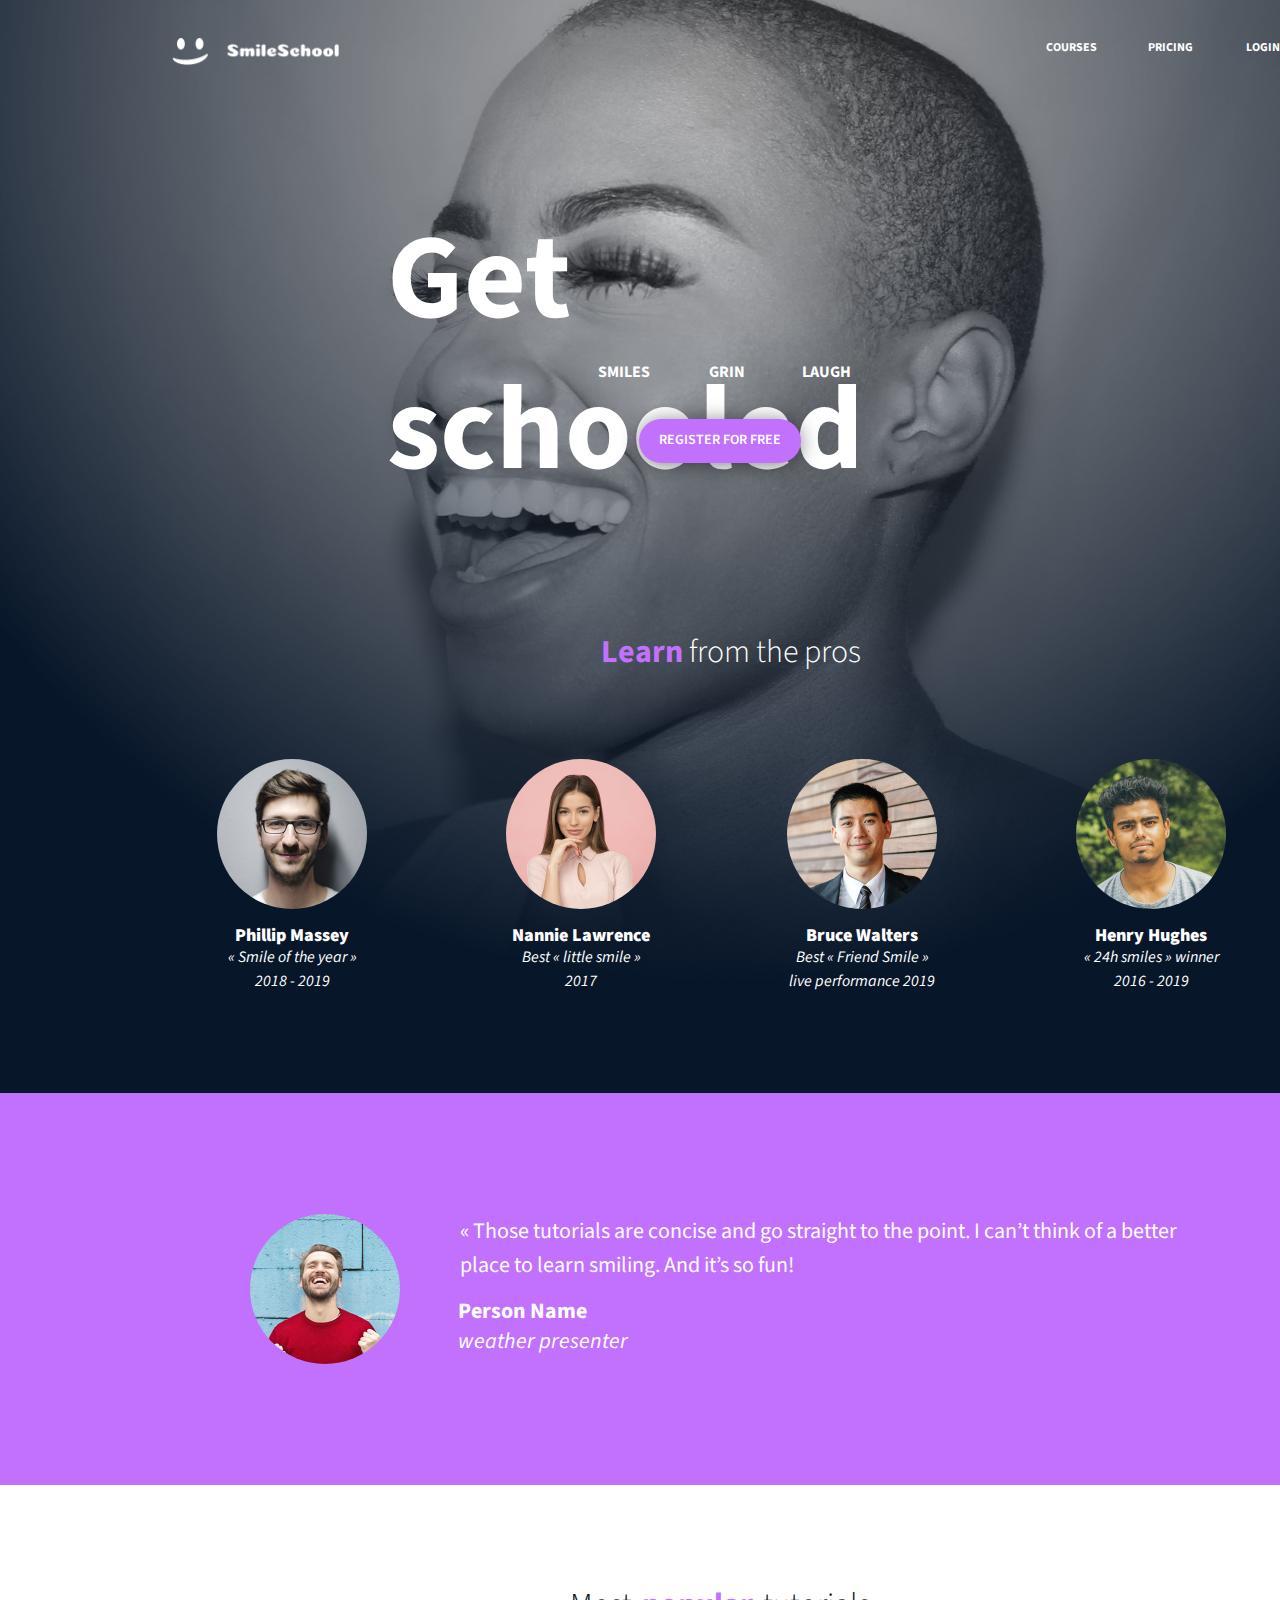
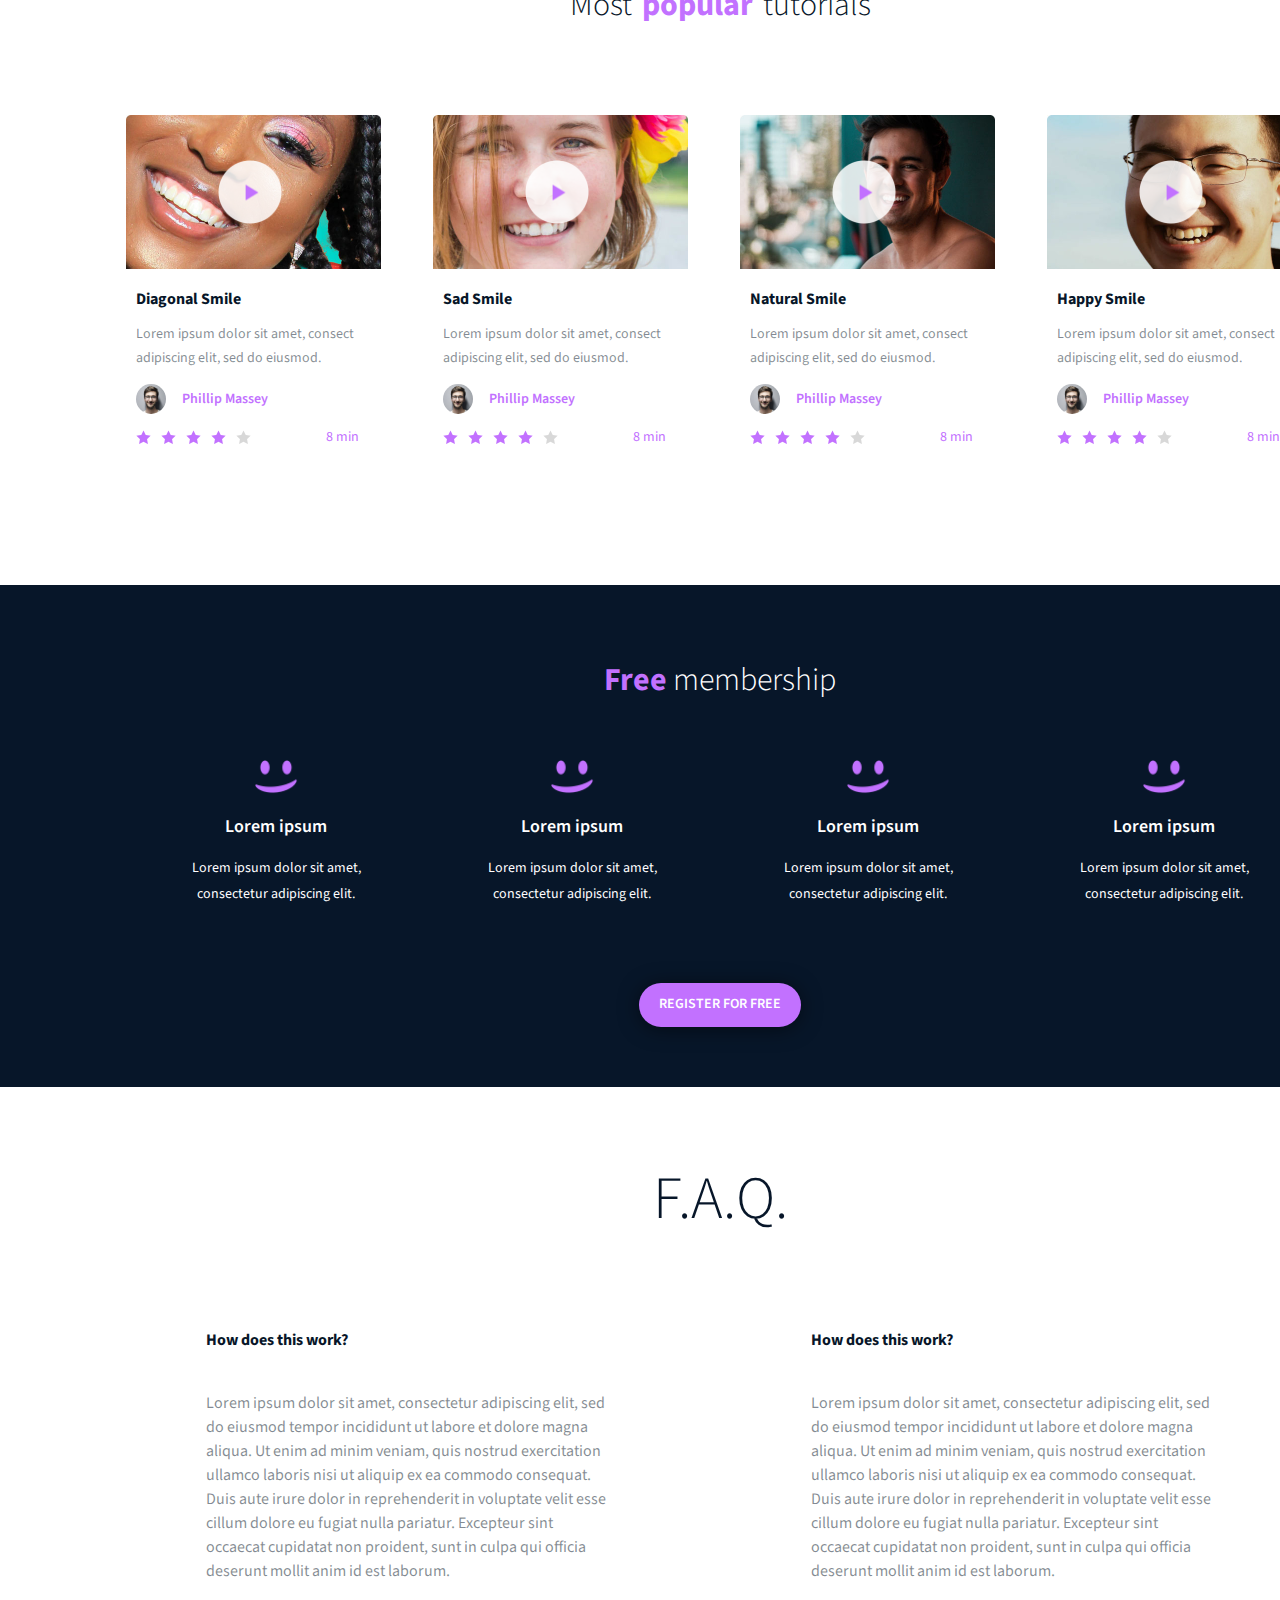
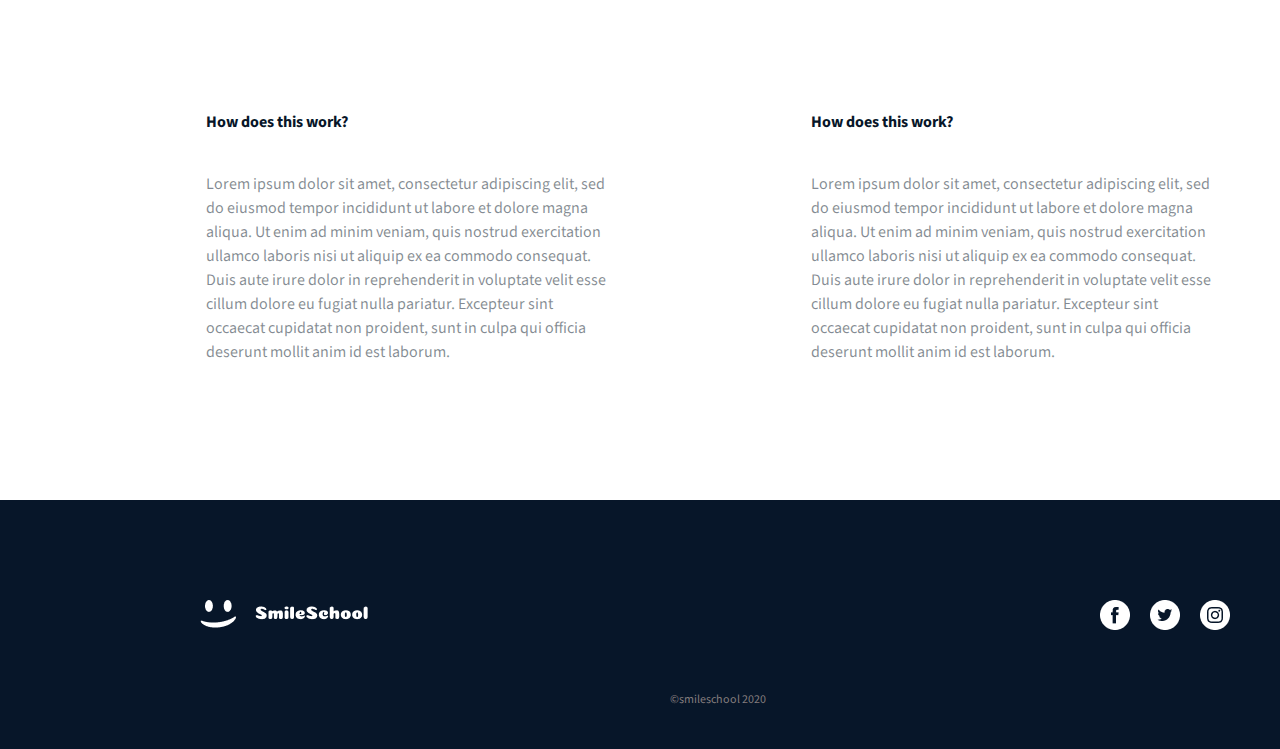
<file: index.html>
<!doctype html>
<html lang="en">
<head>
	<meta charset="utf-8">
	<meta name="viewport" content="width=device-width, initial-scale=1.0">
	<link rel="stylesheet" href="styles.css">
</head>
<body>
	<header class="header">
		<div class="bg">
	<!-- top portion -->
		<div class="header_div">
		<a href="@"><img class="header_logo"src="images/logo.png" alt="logo design"></a>
		<nav class="nav_bar">
			<a class="courses" href="@">COURSES</a>
			<a class="pricing" href="@">PRICING</a>
			<a class="login" href="@">LOGIN</a>
		</nav>
		</div>
	<!-- top portion -->
		<!-- Banner -->
		<section class="banner">
			<!-- block -->
			<div class="register_section">
				<h1 class="get_schooled">Get schooled</h1>
				<p class="smiles">SMILES</p><p class="grin">GRIN</p><p class="laugh">LAUGH</p>
				<button class="button_1">REGISTER FOR FREE</button>
			</div>
			<!-- block containing 4 blocks-->
			<div class="learn_from_pros">
				<h2 class="learn"><span class="Learn">Learn</span> from the pros</h2>
				<div class="profile_container">
					<div class="profile1">
						<img class="profile_images" src="images/profile_1.jpg">
						<h3 class="profile_name">Phillip Massey</h3>
						<p class="awards">« Smile of the year » 2018 - 2019</p>
					</div>
					<div class="profile2">
						<img class="profile_images" src="images/profile_2.jpg">
						<h3 class="profile_name">Nannie Lawrence</h3>
						<p class="awards">Best « little smile » 2017</p>
					</div>
					<div class="profile3">
						<img class="profile_images" src="images/profile_3.jpg">
						<h3 class="profile_name">Bruce Walters</h3>
						<p class="awards">Best « Friend Smile » live performance 2019</p>
					</div>
					<div class="profile4">
						<img class="profile_images" src="images/profile_4.jpg">
						<h3 class="profile_name">Henry Hughes</h3>
						<p class="awards">« 24h smiles » winner 2016 - 2019</p>
					</div>
				</div>
			</div>
		</div>
		</section>
		<!-- end banner -->
	</header>
	<main>
		<!-- Quote Sectionb-->
		<section class="quote_section">
			<div class="quote_div">
				<img class="quote_img" src="images/profile_5.jpg">
				<div class="quote_text">
					<blockquote>« Those tutorials are concise and go straight to the point. I can’t think of a better place to learn smiling. And it’s so fun!</blockquote>
					<p class="person_name">Person Name</p>
					<p class="weather_presenter">weather presenter</p>
				</div>
			</div>
		</section>
		<!-- Video Section -->
		<section class="video_section">
			<h1 class="h1_videos">Most<span class="popular">popular</span> tutorials</h1>
			<!-- div containing 4 divs-->
			<div class="video_div">
				<!-- div 1 -->
				<div class="div_vid">
					<img class="overlay_play" src="images/play.png">
					<img class="smile_imgs" src="images/thumbnail_4.jpg">
					<h2 class="smile_h2">Diagonal Smile</h2>
					<p class="lorem_p">Lorem ipsum dolor sit amet, consect adipiscing elit, sed do eiusmod.</p>
					<div class="pic_name">
						<img class="little_portraits" src="images/profile_1.jpg">
						<h3 class="name_phillip">Phillip Massey</h3>
					</div>
					<div class="ratings">
						<div class="stars_container">
							<img class="stars" src="images/star_on.png">
							<img class="stars" src="images/star_on.png">
							<img class="stars" src="images/star_on.png">
							<img class="stars" src="images/star_on.png">
							<img class="stars" src="images/star_off.png">
						</div>
						<p class="time">8 min</p>
					</div>
				</div>
				<!-- div 2 -->
				<div class="div_vid">
					<img class="overlay_play" src="images/play.png">
					<img class="smile_imgs" src="images/thumbnail_3.jpg">
					<h2 class="smile_h2">Sad Smile</h2>
					<p class="lorem_p">Lorem ipsum dolor sit amet, consect adipiscing elit, sed do eiusmod.</p>
					<div class="ratings">
						<img class="little_portraits" src="images/profile_1.jpg">
						<h3 class="name_phillip">Phillip Massey</h3>
					</div>
					<div class="ratings">
						<div class="stars_container">
							<img class="stars" src="images/star_on.png">
							<img class="stars" src="images/star_on.png">
							<img class="stars" src="images/star_on.png">
							<img class="stars" src="images/star_on.png">
							<img class="stars" src="images/star_off.png">
						</div>
						<p class="time">8 min</p>
					</div>
				</div>
				<!-- div 3 -->
				<div class="div_vid">
					<img class="overlay_play" src="images/play.png">
					<img class="smile_imgs" src="images/thumbnail_1.jpg">
					<h2 class="smile_h2">Natural Smile</h2>
					<p class="lorem_p">Lorem ipsum dolor sit amet, consect adipiscing elit, sed do eiusmod.</p>
					<div class="pic_name">
						<img class="little_portraits" src="images/profile_1.jpg">
						<h3 class="name_phillip">Phillip Massey</h3>
					</div>
					<div class="ratings">
						<div class="stars_container">
							<img class="stars" src="images/star_on.png">
							<img class="stars" src="images/star_on.png">
							<img class="stars" src="images/star_on.png">
							<img class="stars" src="images/star_on.png">
							<img class="stars" src="images/star_off.png">
						</div>
						<p class="time">8 min</p>
					</div>
				</div>
				<!-- div 4 -->
				<div class="div_vid">
					<img class="overlay_play" src="images/play.png">
					<img class="smile_imgs" src="images/thumbnail_2.jpg">
					<h2 class="smile_h2">Happy Smile</h2>
					<p class="lorem_p">Lorem ipsum dolor sit amet, consect adipiscing elit, sed do eiusmod.</p>
					<div class="pic_name">
						<img class="little_portraits" src="images/profile_1.jpg">
						<h3 class="name_phillip">Phillip Massey</h3>
					</div>
					<div class="ratings">
						<div class="stars_container">
							<img class="stars" src="images/star_on.png">
							<img class="stars" src="images/star_on.png">
							<img class="stars" src="images/star_on.png">
							<img class="stars" src="images/star_on.png">
							<img class="stars" src="images/star_off.png">
						</div>
						<p class="time">8 min</p>
					</div>
				</div>
			</div>
		</section>
		<!-- end video section -->
		 <!-- Membership Section -->
		  <section class="members_section">
			<h1 class="h1_members"><span class="free">Free</span> membership</h1>
			<!-- block containg 4 blocks -->
			<div class="members_div_container">
				<!-- block 1 -->
				<div class="members_div">
					<img class="smiley_imgs" src="images/smile_on.png">
					<h2 class="lorem_h2">Lorem ipsum</h2>
					<p class="member_p">Lorem ipsum dolor sit amet, consectetur adipiscing elit.</p>
				</div>
				<!-- block 2 -->
				<div class="members_div">
					<img class="smiley_imgs" src="images/smile_on.png">
					<h2 class="lorem_h2">Lorem ipsum</h2>
					<p class="member_p">Lorem ipsum dolor sit amet, consectetur adipiscing elit.</p>
				</div>
				<!-- block 3 -->
				<div class="members_div">
					<img class="smiley_imgs" src="images/smile_on.png">
					<h2 class="lorem_h2">Lorem ipsum</h2>
					<p class="member_p">Lorem ipsum dolor sit amet, consectetur adipiscing elit.</p>
				</div>
				<!-- block 4 -->
				<div class="members_div">
					<img class="smiley_imgs" src="images/smile_on.png">
					<h2 class="lorem_h2">Lorem ipsum</h2>
					<p class="member_p">Lorem ipsum dolor sit amet, consectetur adipiscing elit.</p>
				</div>
			</div>
			<button class="button_2">REGISTER FOR FREE</button>
		  </section>
		  <!-- end membership section -->
		   <!-- FAQ section	-->
			<section class="faq_section">
				<h1 class="faq_header">F.A.Q.</h1>
				<!-- block contains 2 row blocks -->
				 <div class="faq_container">
					<!-- row 1 -->
					<div class="faq_row1">
						<div class="faq_div">
							<h2 class="faq_h2">How does this work?</h2>
							<p class="faq_p">Lorem ipsum dolor sit amet, consectetur adipiscing elit, sed do eiusmod tempor incididunt ut labore et dolore magna aliqua. Ut enim ad minim veniam, quis nostrud exercitation ullamco laboris nisi ut aliquip ex ea commodo consequat. Duis aute irure dolor in reprehenderit in voluptate velit esse cillum dolore eu fugiat nulla pariatur. Excepteur sint occaecat cupidatat non proident, sunt in culpa qui officia deserunt mollit anim id est laborum.</p>
						</div>
						<div class="faq_div">
							<h2 class="faq_h2">How does this work?</h2>
							<p class="faq_p">Lorem ipsum dolor sit amet, consectetur adipiscing elit, sed do eiusmod tempor incididunt ut labore et dolore magna aliqua. Ut enim ad minim veniam, quis nostrud exercitation ullamco laboris nisi ut aliquip ex ea commodo consequat. Duis aute irure dolor in reprehenderit in voluptate velit esse cillum dolore eu fugiat nulla pariatur. Excepteur sint occaecat cupidatat non proident, sunt in culpa qui officia deserunt mollit anim id est laborum.</p>
						</div>
					</div>
					<!-- row 2 -->
					<div class="faq_row1">
						<div class="faq_div">
							<h2 class="faq_h2">How does this work?</h2>
							<p class="faq_p">Lorem ipsum dolor sit amet, consectetur adipiscing elit, sed do eiusmod tempor incididunt ut labore et dolore magna aliqua. Ut enim ad minim veniam, quis nostrud exercitation ullamco laboris nisi ut aliquip ex ea commodo consequat. Duis aute irure dolor in reprehenderit in voluptate velit esse cillum dolore eu fugiat nulla pariatur. Excepteur sint occaecat cupidatat non proident, sunt in culpa qui officia deserunt mollit anim id est laborum.</p>
						</div>
						<div class="faq_div">
							<h2 class="faq_h2">How does this work?</h2>
							<p class="faq_p">Lorem ipsum dolor sit amet, consectetur adipiscing elit, sed do eiusmod tempor incididunt ut labore et dolore magna aliqua. Ut enim ad minim veniam, quis nostrud exercitation ullamco laboris nisi ut aliquip ex ea commodo consequat. Duis aute irure dolor in reprehenderit in voluptate velit esse cillum dolore eu fugiat nulla pariatur. Excepteur sint occaecat cupidatat non proident, sunt in culpa qui officia deserunt mollit anim id est laborum.</p>
						</div>
					</div>
				 </div>
			</section>
			<!-- end FAQ -->
	</main>
<footer class="footer_container">
	<div class="footer">
		<div>
			<a href="@"><img class="footer_logo" src="images/logo.png"></a>
			<div class="footer_links">
				<a class="facebook" href="@"><img src="images/Facebook.png"></a>
				<a class="twitter" href="@"><img src="images/Twitter.png"></a>
				<a class="instagram" href="@"><img src="images/Instagram.png"></a>
			</div>
		</div>
		<p class="copyright">©smileschool 2020</p>
	</div>
</footer>
</body>
</html>
</file>
<file: styles.css>
@import url('https://fonts.googleapis.com/css2?family=Source+Sans+Pro:wght@700&display=swap');
@import url('https://fonts.googleapis.com/css2?family=Source+Sans+Pro:wght@300;400;600;700;900&display=swap');

/* get rid of margin and padding around the whole site, and prevent horizontal scrolling */
html, body {
	margin: 0;
	padding: 0;
}

.header {
	display: flex;
	justify-content: center;
	background-image: url("images/pic_1.jpg");
	width: 1440px;
	height: 1093px;
	align-items: center;
}
/* USE THIS FORMAT FOR REFERENCE ON GETTING THE REST SETUP */
.header_div	{
	display: flex;
	position: absolute;
	flex-direction: row;
	justify-content: center;
	color: white;
	width: 1103.41px;
	height: 29.46px;
	margin-top: 35.02px;
	margin-left: 171.59px;
	position: relative; /* make container relative, and position insides at absolute */
	
}

.header_logo {
	position: absolute; /* same as above comment, set the inside content to absolute */
	/* then take the top and left from Figma, and apply here */
	left: 0px; /* changed to 0px since the parent container is already where it needs to be */
	top: 35.02px;
	width: 167.02px;
	height: 29.46px;
}

.nav_bar {
	position: absolute;
	left: 873.98px; /* might be an easier way to do this, but i'm subtracting the left here from the left of the of the parent container */
	top: 37px;
	width: 234px;
	height: 15px;
	text-decoration: none;
	color: white;
}

.courses {
	position: absolute;
	left: 0px;
	width: 50px;
	height: 15px;
	font-family: 'Source Sans Pro', sans-serif;
	font-weight: 700;
	font-size: 12px;
	line-height: 15.08px;
	text-decoration: none;
	color: white;
}

.pricing {
	position: absolute;
	left: 102px;
	width: 45px;
	height: 15px;
	font-family: 'Source Sans Pro', sans-serif;
	font-weight: 700;
	font-size: 12px;
	line-height: 15.08px;
	text-decoration: none;
	color: white;
}

.login {
	position: absolute;
	left: 200px;
	width: 34px;
	height: 15px;
	font-family: 'Source Sans Pro', sans-serif;
	font-weight: 700;
	font-size: 12px;
	line-height: 15.08px;
	text-decoration: none;
	color: white;
}

/* START OF BANNER */

.banner {
	display: flex;
	flex-direction: column;
	margin-top: 0px;
	width: 1440px;
	height: 1093px;
	justify-content: center;
	color: white;
}

.register_section {
	display: flex;
	flex-direction: column;
	justify-content: center;
}

.get_schooled {
	font-family: 'Source Sans Pro', sans-serif;
	position: absolute;
	top: 125px;
	left: 387px;
	width: 684px;
	height: 151px;
	font-weight: 700;
	font-size: 120px;
	line-height: 150.84px;
}

.smiles {
	font-family: 'Source Sans Pro', sans-serif;
	font-weight: 700;
	font-size: 16px;
	line-height: 20.11px;
	position: absolute;
	top: 346px;
	left: 598px;
	width: 52px;
	height: 20px;
}

.grin {
	font-family: 'Source Sans Pro', sans-serif;
	font-weight: 700;
	font-size: 16px;
	line-height: 20.11px;
	position: absolute;
	top: 346px;
	left: 709px;
	width: 36px;
	height: 20px;
}

.laugh {
	font-family: 'Source Sans Pro', sans-serif;
	font-weight: 700;
	font-size: 16px;
	line-height: 20.11px;
	position: absolute;
	top: 346px;
	left: 802px;
	width: 49px;
	height: 20px;
}

.button_1 {
	position: absolute;
	background-color: #C271FF;
	color: white;
	width: 162px;
	height: 44px;
	top: 419px;
	left: 639px;
	border-radius: 50px;
	border: none;
	font-family: 'Source Sans Pro', sans-serif;
	font-weight: 600;
	font-size: 14px;
	line-height: 17.6px;
	box-shadow: 0px 2px 20px 0px #00000080; /* for future, x offset, y offset, blur radius, spread */
	cursor: pointer;
}

/* span html tag of just the word Learn */
.Learn {
	font-family: 'Source Sans Pro', sans-serif;
	font-weight: 700;
	color: #C271FF;
}

.learn {
	font-family: 'Source Sans Pro', sans-serif;
	font-weight: 300;
	font-size: 32px;
	line-height: 40.22px;
	position: absolute;
	top: 605px;
	left: 600px;
	width: 261px;
	height: 40px;
}

.learn_from_pros {
	text-align: center;
	justify-content: center;
	margin-top: 40px;
	width: 100%;
}

/* STARTING PROFILE PHOTO SECTION */

.profile_container	{
	justify-content: center;
	display: flex;
	flex-direction: row;
	position: relative;
}

/* rounding all profile images */
.profile_images {
	width: 150px;
	height: 150px;
	border-radius: 50%;
}
.profile1 {
	display: flex;
	position: absolute;
	width: 150px;
	height: 237px;
	top: 160px;
	left: 217px;
}

.profile2 {
	display: flex;
	position: absolute;
	width: 160px;
	height: 237px;
	top: 160px;
	left: 506px;
}

.profile3 {
	display: flex;
	position: absolute;
	width: 150px;
	height: 237px;
	top: 160px;
	left: 787px;
}

.profile4 {
	display: flex;
	position: absolute;
	width: 150px;
	height: 237px;
	top: 160px;
	left: 1076px;
}

.profile_name {
	font-family: 'Source Sans Pro', sans-serif;
	font-weight: 900;
	font-size: 18px;
	line-height: 27px;
	position: absolute;
	top: 145px;
	left: 0px;
	text-align: center;
	width: 150px;
}

.awards {
	font-family: 'Source Sans Pro', sans-serif;
	font-weight: 400;
	font-size: 16px;
	font-style: italic;
	line-height: 24px;
	position: absolute;
	top: 170px;
	left: 0px;
	text-align: center;
	width: 150px;
}

/* END OF HEADER */

/* START OF QUOTE SECTION */

.quote_section {
	display: flex;
	position: relative;
	justify-content: center;
	width: 1440px;
	height: 392px;
	background-color: #C271FF;
	color: white;
	top: 0px;
	left: 0px;
}

.quote_div {
	display: flex;
	flex-direction: row;
	color: white;
	padding: 20px;
	align-items: center;
	text-align: left;
}

.quote_img {
	display: flex;
	position: absolute;
	width: 150px;
	height: 150px;
	border-radius: 50%;
	left: 250px;
	align-items: center;
}

.quote_text {
	display: flex;
	position: absolute;
	font-family: 'Source Sans Pro', sans-serif;
	font-weight: 400;
	font-size: 22px;
	line-height: 33.6px;
	width: 820px;
	height: 68px;
	left: 420px;
	top: 100px;
	margin: 0;
	padding: 0;
}

.person_name {
	display: flex;
	position: absolute;
	font-family: 'Source Sans Pro', sans-serif;
	font-weight: 700;
	font-size: 22px;
	line-height: 33.6px;
	width: 129px;
	height: 34px;
	top: 80px;
	left: 38px;
}

.weather_presenter {
	display: flex;
	position: absolute;
	font-family: 'Source Sans Pro', sans-serif;
	font-weight: 400;
	font-size: 22px;
	font-style: italic;
	line-height: 33.6px;
	width: 195px;
	height: 34px;
	top: 110px;
	left: 38px;
}

/* END OF QUOTE SECTION */
/* START OF VIDEO SECTION */

.video_section {
	display: flex;
	flex-direction: column;
	justify-content: center;
	width: 1440px;
	height: auto;
	background-color: #ffffff;
	color: #071629;
	align-items: center;
}

.h1_videos {
	display: flex;
	text-align: center;
	justify-content: center;
	font-family: 'Source Sans Pro', sans-serif;
	font-weight: 300;
	font-size: 32px;
	line-height: 40.22px;
	color:  #071629;
	margin-top: 100px;
	margin-bottom: 20px;
}

.popular {
	font-family: 'Source Sans Pro', sans-serif;
	font-weight: 700;
	font-size: 32px;
	line-height: 40.22px;
	color: #C271FF;
	padding-left: 10px;
	padding-right: 10px;

}

.video_div {
	display: flex;
	flex-direction: row;
	color: #071629;
	width: 1228px;
	height: 450px;
	height: auto;
	padding: 0px;
}

.div_vid {
	display: flex;
	flex-direction: column;
	position: relative;
	color: #071629;
	width: 350px;
	height: 450px;
	padding: 20px;
	margin-top: 50px;
}

.overlay_play {
	display: flex;
	position: absolute;
	width: 64px;
	height: 64px;
	top: 65px;
	left: 112px;
	background-color: rgba(0, 0, 0, .0);
}

.pic_name {
	display: flex;
	flex-direction: row;
	align-items: center;
	margin-left: 10px;
}

.name_phillip {
	display: flex;
	position: absolute;
	font-family: 'Source Sans Pro', sans-serif;
	color: #C271FF;
	font-weight: 600;
	font-size: 14px;
	line-height: 27px;
	width: 86px;
	height: 27px;
	left: 66px;
	margin-left: 10px;
}

.smile_h2 {
	display: flex;
	font-family: 'Source Sans Pro', sans-serif;
	color: #071629;
	font-weight: 700;
	font-size: 16px;
	line-height: 20.11px;
	width: 106px;
	height: 20px;
	margin-top: 20px;
	margin-left: 10px;
}

.lorem_p {
	display:flex;
	position: relative;
	font-family: 'Source Sans Pro', sans-serif;
	color: rgba(7, 22, 41, 0.5);
	font-weight: 400;
	font-size: 14px;
	line-height: 24px;
	width: 242px;
	height: 48px;
	margin-top: 0px;
	margin-left: 10px;

}

.ratings {
	display: flex;
	align-items: center;
	margin-left: 10px;
}

.stars_container {
	display: flex;
	position: absolute;
	flex-direction: row;
	top: 335px;
}

.time {
	display: flex;
	position: absolute;
	width: 34px;
	height: 27px;
	top: 315px;
	left: 220px;
	font-family: 'Source Sans Pro', sans-serif;
	color: #C271FF;
	font-weight: 600px;
	font-size: 14px;
	line-height: 27px;
}

.smile_imgs {
	width: 255px;
	height: 154px;
}

.little_portraits {
	width: 30px;
	height: 30px;
	border-radius: 50%;
}

.stars {
	width: 15px;
	height: 15px;
	padding-right: 10px;
}

/* end of video section */
/* start of members section */

.members_section {
	display: flex;
	flex-direction: column;
	align-items: center;
	width: 1440px;
	height: 502px;
	background-color: #071629;
	;
	color: #071629;
	align-items: center;
}

.h1_members {
	text-align: center;
	justify-content: center;
	font-family: 'Source Sans Pro', sans-serif;
	font-weight: 300;
	font-size: 32px;
	line-height: 40.22px;
	color:  white;
	margin-bottom: 20px;
	margin-top: 75px;;
}

.free {
	font-family: 'Source Sans Pro', sans-serif;
	font-weight: 700;
	font-size: 32px;
	line-height: 40.22px;
	color: #C271FF;
	line-height: 40.22px;
}

.members_div_container {
	display: flex;
	flex-direction: row;
	justify-content: center;
	width: 257px;
	height: 153px;
}
.members_div {
	display: flex;
	flex-direction: column;
	color: white;
	align-items: center;
	margin-top: -20px;
	margin-left: center;
	text-align: center;
	padding-left: 20px;
	padding-right: 20px;
	margin-top: 40px;
}

.smiley_imgs {
	width: 43.67px;
	height: 35.35px;
}

.lorem_h2 {
	font-family: 'Source Sans Pro', sans-serif;
	font-weight: 600;
	font-size: 18px;
	line-height: 26px;
	color: white;
	margin-top: 20px;
	width: 256px;
	height: 26px;
}

.member_p {
	font-family: 'Source Sans Pro', sans-serif;
	font-weight: 400;
	font-size: 14px;
	line-height: 26px;
	color: white;
	margin-top: 0px;
	width: 212px;
	height: 52px;
}

.button_2 {
	background-color: #C271FF;
	color: white;
	width: 162px;
	height: 44px;
	border-radius: 22px;
	border: none;
	margin-top: auto;
	margin-left: center;
	margin-bottom: 60px;
	align-items: center;
	justify-content: center;
	font-family: 'Source Sans Pro', sans-serif;
	font-weight: 600;
	font-size: 14px;
	line-height: 17.6px;
	box-shadow: 0px 2px 20px 0px #00000080; /* for future, x offset, y offset, blur radius, spread */
	cursor: pointer;
}

/* end of members section */
/* start of faq section */

.faq_section {
	display: flex;
	flex-direction: column;
	justify-content: center;
	width: 1440px;
	height: auto;
	background-color: #ffffff;
	color: #071629;
	align-items: center;
}

.faq_header {
	text-align: center;
	justify-content: center;
	font-family: 'source sans pro', sans-serif;
	font-weight: 300;
	font-size: 60px;
	line-height: 75.42px;
	color:  #071629;
	margin-top: 75px;
	margin-bottom: 20px;
	width: 136px;
	height: 75px;
}

.faq_h2 {
	text-align: left;
	justify-content: center;
	font-family: 'source sans pro', sans-serif;
	font-weight: 700;
	font-size: 16px;
	line-height: 20.11px;
	color:  #071629;
	margin-bottom: 20px;
}

.faq_p {
	text-align: left;
	white-space: normal;
	margin-top: 20px;
	justify-content: center;
	font-family: 'source sans pro', sans-serif;
	font-weight: 400;
	font-size: 16px;
	line-height: 24px;
	color:  rgba(7, 22, 41, 0.5);
	width: 405px;
	height: 192px;
}

.faq_container {
	display: flex;
	flex-direction: column;
	justify-content: center;
	align-items: center;
	color: #071629;
	width: 920px;
	height: 707;
	padding: 20px;
	text-align: left;
	margin-top: 40px;
}
.faq_div {
	display: flex;
	flex-direction: column;
	margin-right: 200px;
	margin-bottom: 100px;
}
.faq_row1 {
	display: flex;
	flex-direction: row;
	color: #071629;
	width: 1228px;
	height: auto;
	padding: 0px;
	text-align: left;
	margin-right: 0px;
	margin-left: 200px;
}

.faq_row2 {
	display: flex;
	flex-direction: row;
	color: #071629;
	width: 1228px;
	height: auto;
	padding: 0px;
	text-align: left;
	margin-right: 0px;
}

/* end of faq section */
/* start of footer section */

.footer_container {
	display: flex;
	position: absolute;
	flex-direction: column;
	justify-content: center;
	color: white;
	background-color: #071629;
	width: 1440px;
	height: 249px;
	margin-top: 0px;
	position: relative; /* make container relative, and position insides at absolute */
}
.footer {
	display: flex;
	justify-content: space-between;
	position: relative;
	background-color: #071629;
	width: 1440px;
	height: 249px;
	display: flex;
	flex-direction: row;
	justify-content: space-between;
	align-items: center;
}

.footer_logo {
	display: flex;
	flex-direction: row;
	position: absolute;
	top: 100px;
	left: 200px;
}

.footer_links {
	display: flex;
	flex-direction: row;
	position: absolute;
	top: 100px;
	left: 1100px;
}

.facebook {
	display: flex;
	flex-direction: row;
	position: absolute;
	top: 0px;
	left: 0px;
}

.twitter {
	display: flex;
	position: absolute;
	top: 0px;
	left: 50px;
}

.instagram {
	display: flex;
	position: absolute;
	top: 0px;
	left: 100px;
}

.copyright {
	display: flex;
	position: absolute;
	width: 96px;
	height: 15px;
	color: rgb(132, 125, 125);
	align-items: center;
	text-align: center;
	font-family: 'Source Sans Pro', sans-serif;
	font-weight: 400;
	font-size: 12px;
	top: 180px;
	left: 670px;
}
</file>
